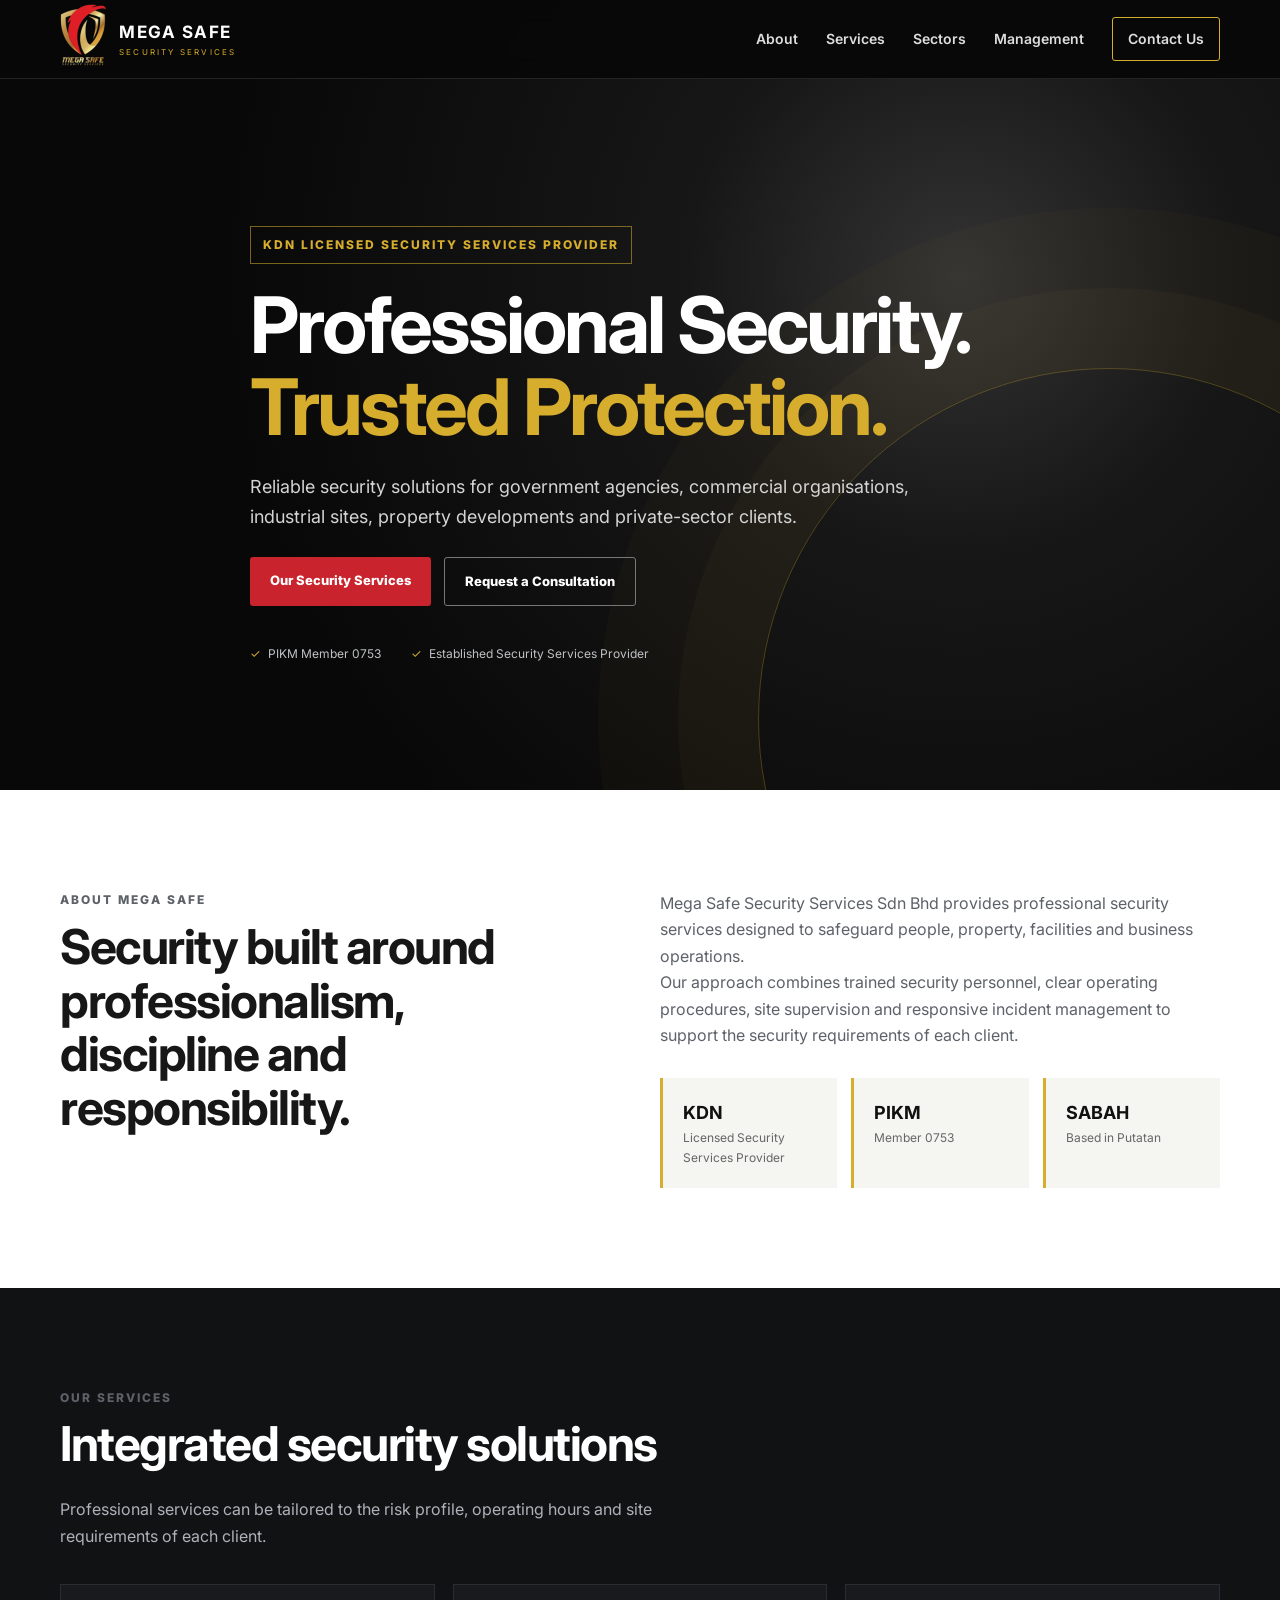
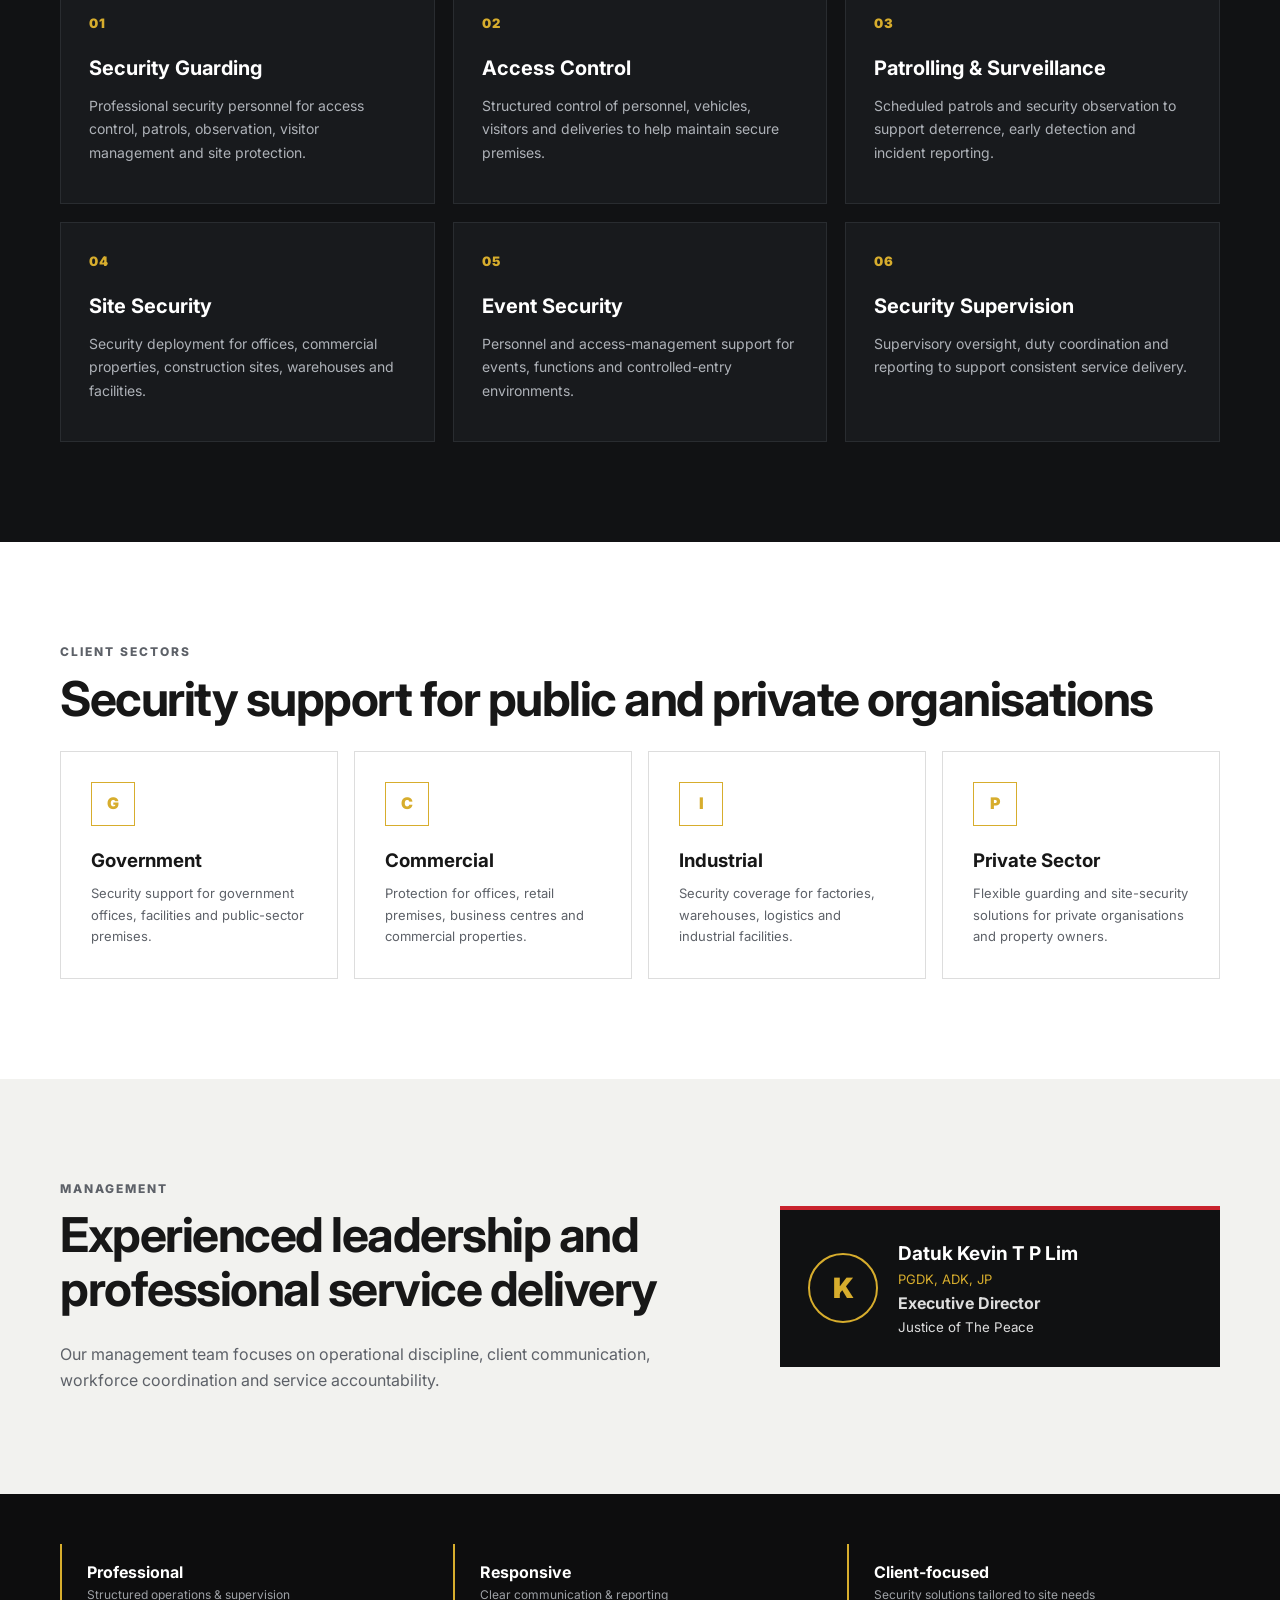
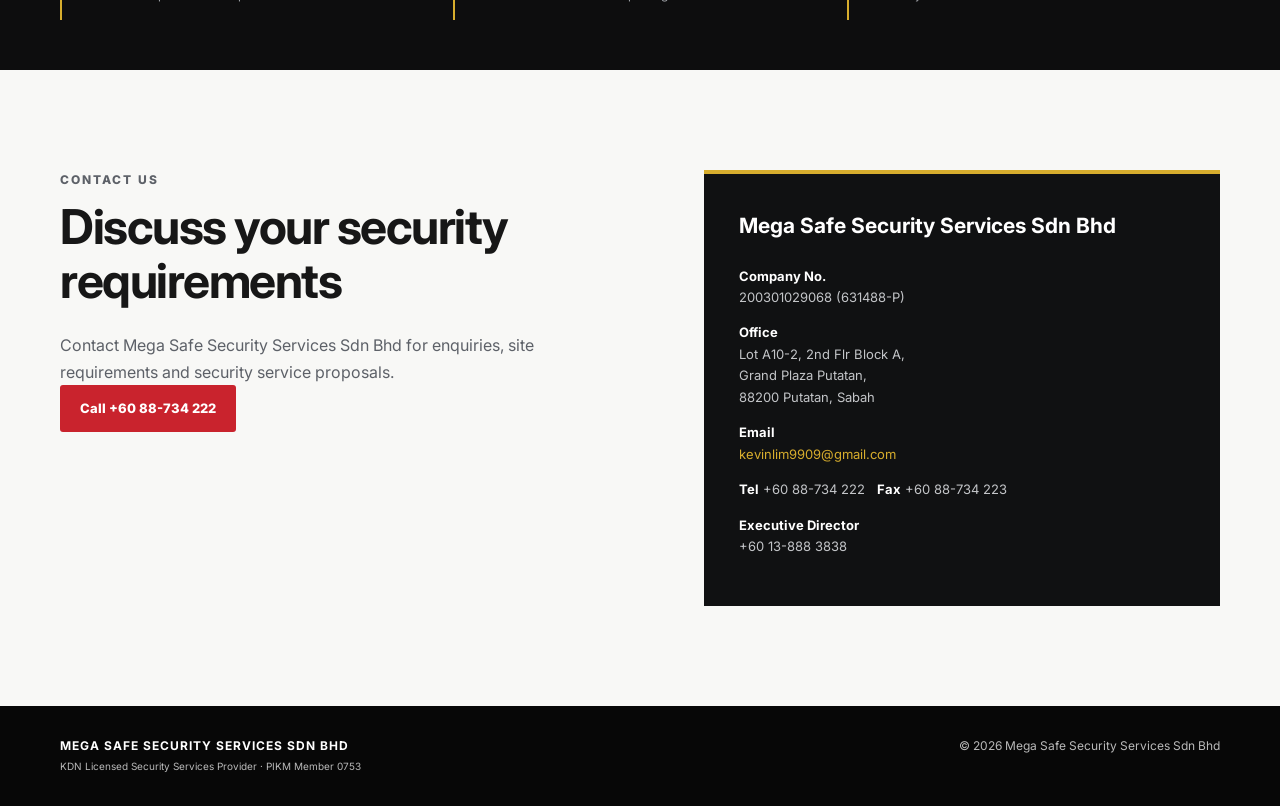
<file: index.html>
<!DOCTYPE html>
<html lang="en">
<head>
  <meta charset="UTF-8">
  <meta name="viewport" content="width=device-width, initial-scale=1.0">
  <meta name="description" content="Mega Safe Security Services Sdn Bhd - KDN Licensed Security Services Provider, PIKM Member 0753.">
  <title>Mega Safe Security Services Sdn Bhd | Security Services</title>
  <link rel="stylesheet" href="style.css">
</head>
<body>
  <header class="site-header">
    <nav class="nav container">
      <a class="brand" href="#home" aria-label="Mega Safe Security Services">
        <span class="logo">
          <img src="6196995981560189308-removebg-preview.png" alt="class=logo"></small>
        </span>
        <span>
          <strong>MEGA SAFE</strong>
          <small>SECURITY SERVICES</small>
        </span>
      </a>
      <button class="menu-toggle" aria-label="Open menu">☰</button>
      <div class="nav-links">
        <a href="#about">About</a>
        <a href="#services">Services</a>
        <a href="#sectors">Sectors</a>
        <a href="#management">Management</a>
        <a href="#contact" class="nav-cta">Contact Us</a>
      </div>
    </nav>
  </header>

  <main>
    <section id="home" class="hero">
      <div class="hero-overlay"></div>
      <div class="container hero-content">
        <div class="badge">KDN LICENSED SECURITY SERVICES PROVIDER</div>
        <h1>Professional Security.<br><span>Trusted Protection.</span></h1>
        <p>Reliable security solutions for government agencies, commercial organisations, industrial sites, property developments and private-sector clients.</p>
        <div class="hero-actions">
          <a href="#services" class="btn btn-primary">Our Security Services</a>
          <a href="#contact" class="btn btn-outline">Request a Consultation</a>
        </div>
        <div class="credentials">
          <span>PIKM Member 0753</span>
          <span>Established Security Services Provider</span>
        </div>
      </div>
    </section>

    <section id="about" class="section">
      <div class="container two-col">
        <div>
          <p class="eyebrow">ABOUT MEGA SAFE</p>
          <h2>Security built around professionalism, discipline and responsibility.</h2>
        </div>
        <div>
          <p>Mega Safe Security Services Sdn Bhd provides professional security services designed to safeguard people, property, facilities and business operations.</p>
          <p>Our approach combines trained security personnel, clear operating procedures, site supervision and responsive incident management to support the security requirements of each client.</p>
          <div class="facts">
            <div><strong>KDN</strong><span>Licensed Security Services Provider</span></div>
            <div><strong>PIKM</strong><span>Member 0753</span></div>
            <div><strong>SABAH</strong><span>Based in Putatan</span></div>
          </div>
        </div>
      </div>
    </section>

    <section id="services" class="section section-dark">
      <div class="container">
        <p class="eyebrow">OUR SERVICES</p>
        <h2>Integrated security solutions</h2>
        <p class="section-lead">Professional services can be tailored to the risk profile, operating hours and site requirements of each client.</p>
        <div class="cards">
          <article class="card">
            <div class="icon">01</div>
            <h3>Security Guarding</h3>
            <p>Professional security personnel for access control, patrols, observation, visitor management and site protection.</p>
          </article>
          <article class="card">
            <div class="icon">02</div>
            <h3>Access Control</h3>
            <p>Structured control of personnel, vehicles, visitors and deliveries to help maintain secure premises.</p>
          </article>
          <article class="card">
            <div class="icon">03</div>
            <h3>Patrolling & Surveillance</h3>
            <p>Scheduled patrols and security observation to support deterrence, early detection and incident reporting.</p>
          </article>
          <article class="card">
            <div class="icon">04</div>
            <h3>Site Security</h3>
            <p>Security deployment for offices, commercial properties, construction sites, warehouses and facilities.</p>
          </article>
          <article class="card">
            <div class="icon">05</div>
            <h3>Event Security</h3>
            <p>Personnel and access-management support for events, functions and controlled-entry environments.</p>
          </article>
          <article class="card">
            <div class="icon">06</div>
            <h3>Security Supervision</h3>
            <p>Supervisory oversight, duty coordination and reporting to support consistent service delivery.</p>
          </article>
        </div>
      </div>
    </section>

    <section id="sectors" class="section">
      <div class="container">
        <p class="eyebrow">CLIENT SECTORS</p>
        <h2>Security support for public and private organisations</h2>
        <div class="sector-grid">
          <div class="sector"><span>G</span><h3>Government</h3><p>Security support for government offices, facilities and public-sector premises.</p></div>
          <div class="sector"><span>C</span><h3>Commercial</h3><p>Protection for offices, retail premises, business centres and commercial properties.</p></div>
          <div class="sector"><span>I</span><h3>Industrial</h3><p>Security coverage for factories, warehouses, logistics and industrial facilities.</p></div>
          <div class="sector"><span>P</span><h3>Private Sector</h3><p>Flexible guarding and site-security solutions for private organisations and property owners.</p></div>
        </div>
      </div>
    </section>

    <section id="management" class="section management">
      <div class="container management-box">
        <div>
          <p class="eyebrow">MANAGEMENT</p>
          <h2>Experienced leadership and professional service delivery</h2>
          <p>Our management team focuses on operational discipline, client communication, workforce coordination and service accountability.</p>
        </div>
        <div class="profile">
          <div class="profile-initial">K</div>
          <div>
            <h3>Datuk Kevin T P Lim</h3>
            <p>PGDK, ADK, JP</p>
            <strong>Executive Director</strong>
            <small>Justice of The Peace</small>
          </div>
        </div>
      </div>
    </section>

    <section class="section trust">
      <div class="container trust-row">
        <div><strong>Professional</strong><span>Structured operations & supervision</span></div>
        <div><strong>Responsive</strong><span>Clear communication & reporting</span></div>
        <div><strong>Client-focused</strong><span>Security solutions tailored to site needs</span></div>
      </div>
    </section>

    <section id="contact" class="section contact">
      <div class="container contact-grid">
        <div>
          <p class="eyebrow">CONTACT US</p>
          <h2>Discuss your security requirements</h2>
          <p>Contact Mega Safe Security Services Sdn Bhd for enquiries, site requirements and security service proposals.</p>
          <a class="btn btn-primary" href="tel:+6088734222">Call +60 88-734 222</a>
        </div>
        <div class="contact-card">
          <h3>Mega Safe Security Services Sdn Bhd</h3>
          <p><strong>Company No.</strong><br>200301029068 (631488-P)</p>
          <p><strong>Office</strong><br>Lot A10-2, 2nd Flr Block A,<br>Grand Plaza Putatan,<br>88200 Putatan, Sabah</p>
          <p><strong>Email</strong><br><a href="mailto:kevinlim9909@gmail.com">kevinlim9909@gmail.com</a></p>
          <p><strong>Tel</strong> +60 88-734 222 &nbsp; <strong>Fax</strong> +60 88-734 223</p>
          <p><strong>Executive Director</strong><br>+60 13-888 3838</p>
        </div>
      </div>
    </section>
  </main>

  <footer>
    <div class="container footer-row">
      <div><strong>MEGA SAFE SECURITY SERVICES SDN BHD</strong><br><small>KDN Licensed Security Services Provider · PIKM Member 0753</small></div>
      <div>© 2026 Mega Safe Security Services Sdn Bhd</div>
    </div>
  </footer>

  <script>
    const toggle = document.querySelector('.menu-toggle');
    const links = document.querySelector('.nav-links');
    toggle.addEventListener('click', () => links.classList.toggle('open'));
    document.querySelectorAll('.nav-links a').forEach(a =>
      a.addEventListener('click', () => links.classList.remove('open'))
    );
  </script>
</body>
</html>
</file>
<file: style.css>
@import url('https://fonts.googleapis.com/css2?family=Inter:wght@400;500;600;700;800;900&display=swap');

:root{
  --black:#090909; --dark:#111214; --gold:#d7ad2d; --red:#c9232d;
  --white:#fff; --muted:#aeb2b8; --line:#2b2d31; --light:#f5f5f2;
}
*{box-sizing:border-box;margin:0;padding:0}
html{scroll-behavior:smooth}
body{font-family:Inter,Arial,sans-serif;color:#171717;background:var(--white);line-height:1.65}
a{color:inherit;text-decoration:none}
.container{width:min(1160px,92%);margin:auto}
.site-header{position:fixed;top:0;left:0;width:100%;z-index:20;background:rgba(8,8,8,.94);backdrop-filter:blur(12px);border-bottom:1px solid #242424}
.nav{height:78px;display:flex;align-items:center;justify-content:space-between}
.brand{display:flex;align-items:center;gap:12px;color:#fff}
.brand-mark{width:43px;height:43px;display:grid;place-items:center;border:2px solid var(--gold);border-radius:10px 18px 10px 18px;font-weight:900;color:var(--gold);position:relative}
.brand-mark:after{content:"";position:absolute;width:10px;height:30px;background:var(--red);transform:rotate(28deg);border-radius:10px}
.brand-mark{font-size:0}.brand-mark:before{content:"M";font-size:16px;z-index:2;color:#fff}
.brand strong{display:block;font-size:17px;letter-spacing:1.5px}
.brand small{display:block;font-size:8px;letter-spacing:2.2px;color:var(--gold)}
.nav-links{display:flex;align-items:center;gap:28px;color:#ddd;font-size:14px;font-weight:600}
.nav-links a:hover{color:var(--gold)}
.nav-cta{border:1px solid var(--gold);padding:9px 15px;border-radius:3px}
.menu-toggle{display:none;background:none;border:0;color:#fff;font-size:27px}
.hero{min-height:790px;display:flex;align-items:center;position:relative;background:radial-gradient(circle at 75% 35%,#333 0,#171717 25%,#080808 68%);overflow:hidden;color:#fff}
.hero:after{content:"";position:absolute;right:-180px;bottom:-280px;width:700px;height:700px;border:1px solid rgba(215,173,45,.3);border-radius:50%;box-shadow:0 0 0 80px rgba(215,173,45,.03),0 0 0 160px rgba(215,173,45,.02)}
.hero-content{position:relative;z-index:2;padding-top:100px;max-width:780px}
.badge,.eyebrow{color:var(--gold);font-size:12px;font-weight:800;letter-spacing:2px}
.badge{display:inline-block;border:1px solid rgba(215,173,45,.55);padding:8px 12px;margin-bottom:20px}
h1{font-size:clamp(45px,7vw,78px);line-height:1.05;letter-spacing:-3px}
h1 span{color:var(--gold)}
.hero p{max-width:690px;color:#d4d4d4;font-size:18px;margin:25px 0}
.hero-actions{display:flex;gap:13px;flex-wrap:wrap}
.btn{display:inline-block;padding:13px 20px;font-weight:800;font-size:13px;border-radius:3px}
.btn-primary{background:var(--red);color:#fff}
.btn-primary:hover{background:#a91d25}
.btn-outline{border:1px solid #777;color:#fff}
.btn-outline:hover{border-color:var(--gold);color:var(--gold)}
.credentials{display:flex;gap:30px;margin-top:38px;color:#bfc1c4;font-size:12px}
.credentials span:before{content:"✓";color:var(--gold);margin-right:7px}
.section{padding:100px 0}
.two-col{display:grid;grid-template-columns:1fr 1.1fr;gap:90px}
h2{font-size:clamp(31px,4vw,48px);line-height:1.12;margin:10px 0 25px;letter-spacing:-1.5px}
.section p{color:#5d6168}
.facts{display:grid;grid-template-columns:repeat(3,1fr);gap:14px;margin-top:30px}
.facts div{padding:20px;background:var(--light);border-left:3px solid var(--gold)}
.facts strong{display:block;color:#111;font-size:18px}.facts span{display:block;font-size:12px;color:#666}
.section-dark{background:var(--dark);color:#fff}
.section-dark .section-lead{color:#aeb2b8;max-width:680px;margin-bottom:35px}
.cards{display:grid;grid-template-columns:repeat(3,1fr);gap:18px}
.card{background:#181a1d;border:1px solid #292c30;padding:28px;min-height:220px}
.card:hover{border-color:#6e5a20;transform:translateY(-3px);transition:.2s}
.icon{color:var(--gold);font-weight:900;font-size:13px;letter-spacing:1px}
.card h3{margin:18px 0 9px;font-size:20px}.card p{color:#aeb2b8;font-size:14px}
.sector-grid{display:grid;grid-template-columns:repeat(4,1fr);gap:16px}
.sector{padding:30px;border:1px solid #ddd;min-height:210px}
.sector span{display:grid;place-items:center;width:44px;height:44px;border:1px solid var(--gold);color:var(--gold);font-weight:900;margin-bottom:20px}
.sector h3{margin-bottom:7px}.sector p{font-size:13px}
.management{background:#f2f2ef}
.management-box{display:grid;grid-template-columns:1.2fr .8fr;gap:60px;align-items:center}
.profile{background:#101112;color:#fff;padding:28px;display:flex;align-items:center;gap:20px;border-top:4px solid var(--red)}
.profile-initial{width:70px;height:70px;border:2px solid var(--gold);border-radius:50%;display:grid;place-items:center;font-size:28px;font-weight:900;color:var(--gold)}
.profile h3{font-size:19px}.profile p{color:var(--gold);font-size:13px}.profile strong,.profile small{display:block;color:#ddd}
.trust{padding:50px 0;background:#0d0d0e;color:#fff}
.trust-row{display:grid;grid-template-columns:repeat(3,1fr);gap:20px}
.trust-row div{padding:15px 25px;border-left:2px solid var(--gold)}
.trust strong,.trust span{display:block}.trust span{font-size:12px;color:#9ea1a6}
.contact{background:#f8f8f6}
.contact-grid{display:grid;grid-template-columns:1fr .9fr;gap:70px;align-items:start}
.contact-card{background:#101112;color:#fff;padding:35px;border-top:4px solid var(--gold)}
.contact-card h3{font-size:21px;margin-bottom:22px}.contact-card p{color:#c3c5c8;font-size:13px;margin:14px 0}.contact-card strong{color:#fff}.contact-card a{color:var(--gold)}
footer{background:#070707;color:#b9b9b9;padding:30px 0}
.footer-row{display:flex;justify-content:space-between;gap:20px;font-size:12px}.footer-row strong{color:#fff;letter-spacing:1px}
@media(max-width:800px){
  .nav-links{display:none;position:absolute;top:78px;left:0;width:100%;padding:20px;background:#090909;flex-direction:column;align-items:flex-start;border-bottom:1px solid #222}
  .nav-links.open{display:flex}.menu-toggle{display:block}
  .hero{min-height:720px}.two-col,.management-box,.contact-grid{grid-template-columns:1fr;gap:35px}
  .cards{grid-template-columns:1fr 1fr}.sector-grid{grid-template-columns:1fr 1fr}.facts{grid-template-columns:1fr}
  .credentials{flex-direction:column;gap:7px}
}
@media(max-width:520px){
  .section{padding:70px 0}.cards,.sector-grid{grid-template-columns:1fr}
  h1{letter-spacing:-2px}.hero p{font-size:16px}.footer-row{flex-direction:column}
}
</file>
